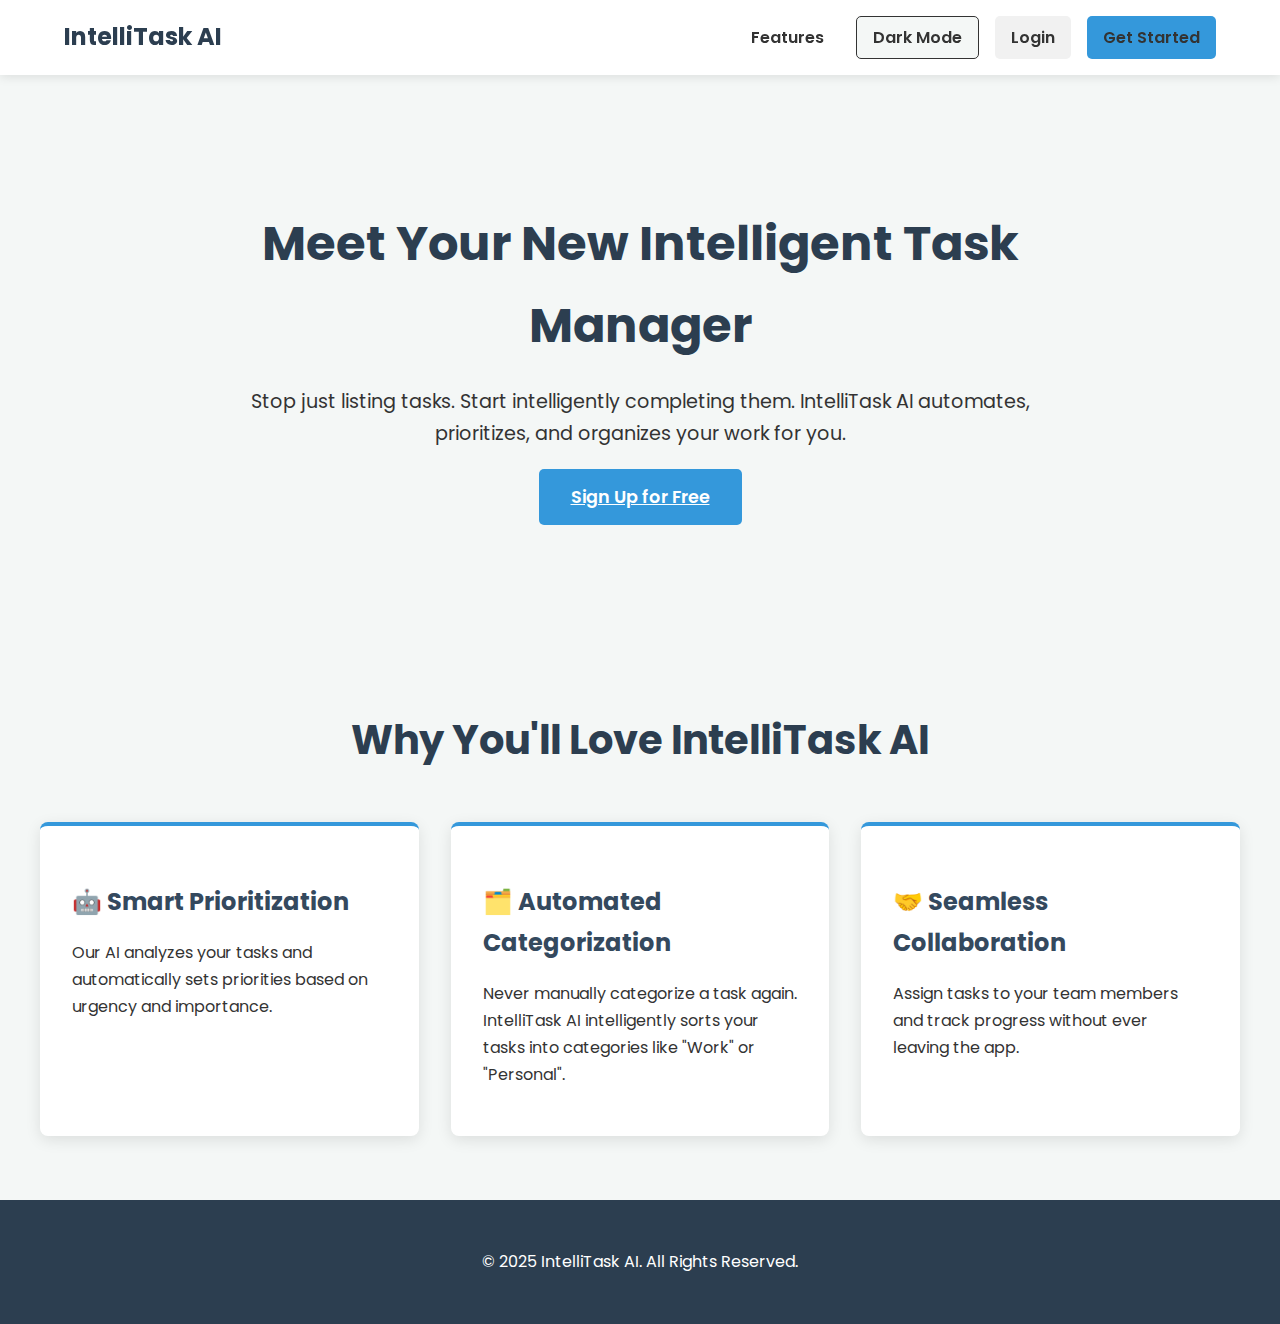
<file: ai_powerd_task_assistance/src/main/resources/static/index.html>
<!DOCTYPE html>
<html lang="en">
<head>
    <meta charset="UTF-8">
    <meta name="viewport" content="width=device-width, initial-scale=1.0">
    <title>IntelliTask AI - Smart Task Management</title>
    <link rel="stylesheet" href="landing.css">
    <link rel="icon" type="image/png" href="favicon.png">
    <link href="https://fonts.googleapis.com/css2?family=Poppins:wght@400;600;700&display=swap" rel="stylesheet">
</head>
<body>

    <header class="main-header">
        <nav class="navbar">
    <div class="logo">IntelliTask AI</div>
    <div class="nav-links">
        <a href="#features">Features</a>
        <button id="theme-switcher-landing" class="btn">Dark Mode</button>
        <a href="login.html" class="btn btn-secondary">Login</a>
        <a href="signup.html" class="btn btn-primary">Get Started</a>
    </div>
</nav>
    </header>

    <section class="hero">
        <div class="hero-content">
            <h1>Meet Your New Intelligent Task Manager</h1>
            <p>Stop just listing tasks. Start intelligently completing them. IntelliTask AI automates, prioritizes, and organizes your work for you.</p>
            <a href="signup.html" class="btn btn-primary btn-large">Sign Up for Free</a>
        </div>
    </section>

    <section id="features" class="features">
        <h2>Why You'll Love IntelliTask AI</h2>
        <div class="features-grid">
            <div class="feature-card">
                <h3>🤖 Smart Prioritization</h3>
                <p>Our AI analyzes your tasks and automatically sets priorities based on urgency and importance.</p>
            </div>
            <div class="feature-card">
                <h3>🗂️ Automated Categorization</h3>
                <p>Never manually categorize a task again. IntelliTask AI intelligently sorts your tasks into categories like "Work" or "Personal".</p>
            </div>
            <div class="feature-card">
                <h3>🤝 Seamless Collaboration</h3>
                <p>Assign tasks to your team members and track progress without ever leaving the app.</p>
            </div>
        </div>
    </section>
    
    <footer class="main-footer">
        <p>&copy; 2025 IntelliTask AI. All Rights Reserved.</p>
    </footer>

<script src="landing.js"></script>
</body>
</html>
</file>
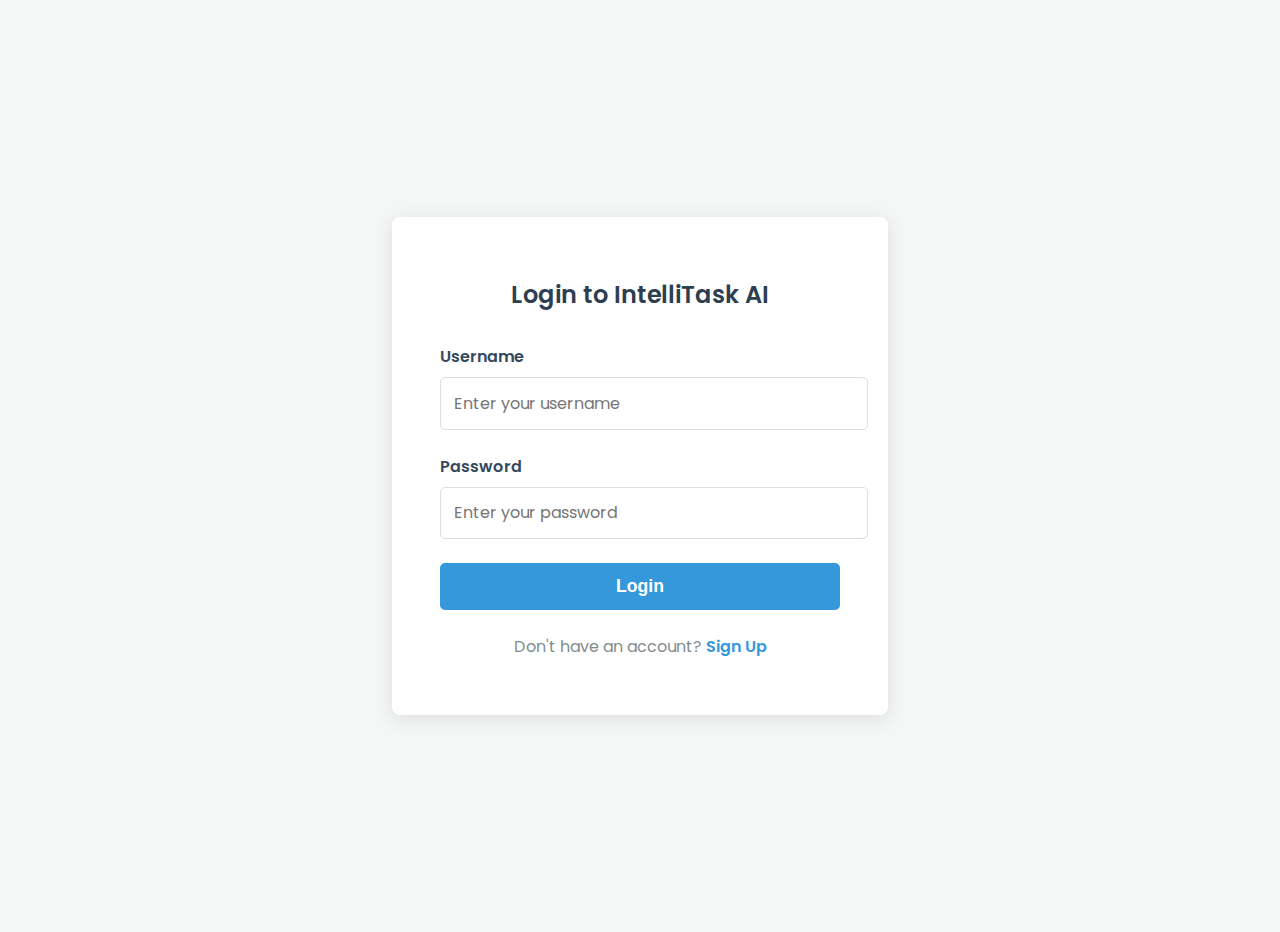
<file: ai_powerd_task_assistance/src/main/resources/static/admin.html>
<!DOCTYPE html>
<html lang="en">
<head>
    <meta charset="UTF-8">
    <meta name="viewport" content="width=device-width, initial-scale=1.0">
    <title>Admin Dashboard - IntelliTask AI</title>
    <link rel="stylesheet" href="admin.css">
    <link rel="icon" type="image/png" href="favicon.png">
    <link href="https://fonts.googleapis.com/css2?family=Poppins:wght@400;600&display=swap" rel="stylesheet">
</head>
<body>
    <div class="dashboard-container">
        <header class="dashboard-header">
    <h1>Admin Dashboard</h1>
    <div>
        <a href="index.html" class="btn">Home</a>
        <button id="logout-button" class="btn btn-danger">Logout</button>
    </div>
</header>

        <main>
            <section class="dashboard-section">
                <h2>User Management</h2>
                <div class="table-container">
                    <table id="users-table">
                        <thead>
                            <tr>
                                <th>ID</th>
                                <th>Username</th>
                                <th>Email</th>
                                <th>Actions</th>
                            </tr>
                        </thead>
                        <tbody id="users-table-body">
                            </tbody>
                    </table>
                </div>
            </section>

            <section class="dashboard-section">
                <h2>All System Tasks</h2>
                <div class="table-container">
                    <table id="tasks-table">
                        <thead>
                            <tr>
                                <th>ID</th>
                                <th>Title</th>
                                <th>Status</th>
                                <th>Actions</th>
                            </tr>
                        </thead>
                        <tbody id="tasks-table-body">
                            </tbody>
                    </table>
                </div>
            </section>
        </main>
    </div>

    <script src="admin.js"></script>
</body>
</html>
</file>
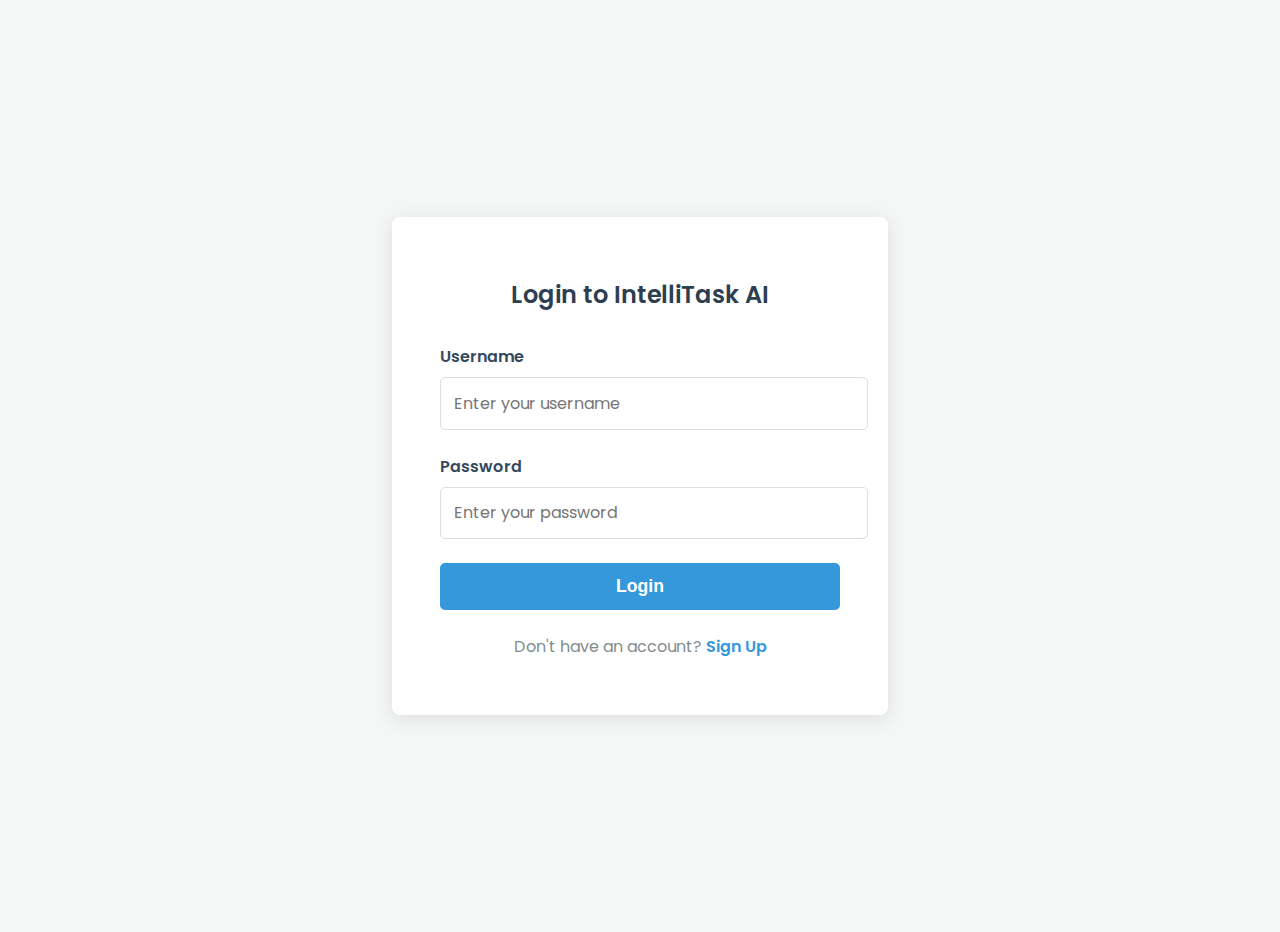
<file: ai_powerd_task_assistance/src/main/resources/static/dashboard.html>
<!DOCTYPE html>
<html lang="en">

<head>
	<meta charset="UTF-8">
	<meta name="viewport" content="width=device-width, initial-scale=1.0">
	<title>IntelliTask AI</title>
	<link rel="stylesheet" href="style.css">
	<link rel="preconnect" href="https://fonts.googleapis.com">
	<link rel="preconnect" href="https://fonts.gstatic.com" crossorigin>
	<link href="https://fonts.googleapis.com/css2?family=Poppins:wght@300;400;600;700&display=swap" rel="stylesheet">
	<link rel="stylesheet" type="text/css" href="style.css">
</head>

<body>

	<div class="container">
		<header>
    <h1>IntelliTask AI</h1>
    <p>Your intelligent assistant for task management</p>
    <div>
        <a href="index.html" class="btn">Home</a>
        <button id="theme-switcher" class="btn">Toggle Dark Mode</button>
        <button id="logout-button" class="btn btn-danger">Logout</button>
    </div>
</header>

		<main>
			<section class="task-form-container">
				<h2>Add a New Task</h2>
				<form id="new-task-form">
    <input type="text" id="new-task-title" placeholder="Task Title (e.g., 'Urgent: Deploy new feature')" required>
    <textarea id="new-task-description" placeholder="Task Description"></textarea>
    
    <div class="form-group">
        <label for="task-assignee">Assign To:</label>
        <select id="task-assignee" required>
            <option value="">Select a user...</option>
        </select>
    </div>

    <button type="submit" class="btn btn-primary">Add Task</button>
</form>
			</section>

			<section class="task-list-container">
				<h2>My Tasks</h2>
				<div id="task-list">
					<div class="task-item">
						<div class="task-content">
							<h3>Finalize project proposal</h3>
							<p>Review the feedback from the team and update the final draft for the AI integration.</p>
						</div>
						<div class="task-details">
							<span class="priority high">High</span>
							<div class="task-actions">
								<button class="btn btn-secondary">Complete</button>
								<button class="btn btn-danger">Delete</button>
							</div>
						</div>
					</div>

					<div class="task-item">
						<div class="task-content">
							<h3>Schedule important team meeting</h3>
							<p>Organize a meeting to discuss Q3 goals.</p>
						</div>
						<div class="task-details">
							<span class="priority medium">Medium</span>
							<div class="task-actions">
								<button class="btn btn-secondary">Complete</button>
								<button class="btn btn-danger">Delete</button>
							</div>
						</div>
					</div>

					<div class="task-item">
						<div class="task-content">
							<h3>Organize project files</h3>
							<p>Clean up the shared drive for better access.</p>
						</div>
						<div class="task-details">
							<span class="priority low">Low</span>
							<div class="task-actions">
								<button class="btn btn-secondary">Complete</button>
								<button class="btn btn-danger">Delete</button>
							</div>
						</div>
					</div>
				</div>
			</section>
		</main>
		<div id="edit-modal" class="modal">
			<div class="modal-content">
				<span class="close-button">&times;</span>
				<h2>Edit Task</h2>
				<form id="edit-task-form">
					<input type="hidden" id="edit-task-id">
					<input type="text" id="edit-task-title" required>
					<textarea id="edit-task-description"></textarea>
					<button type="submit" class="btn btn-primary">Save Changes</button>
				</form>
			</div>
		</div>
	</div>

	<script src="script.js"></script>
</body>

</html>
</file>
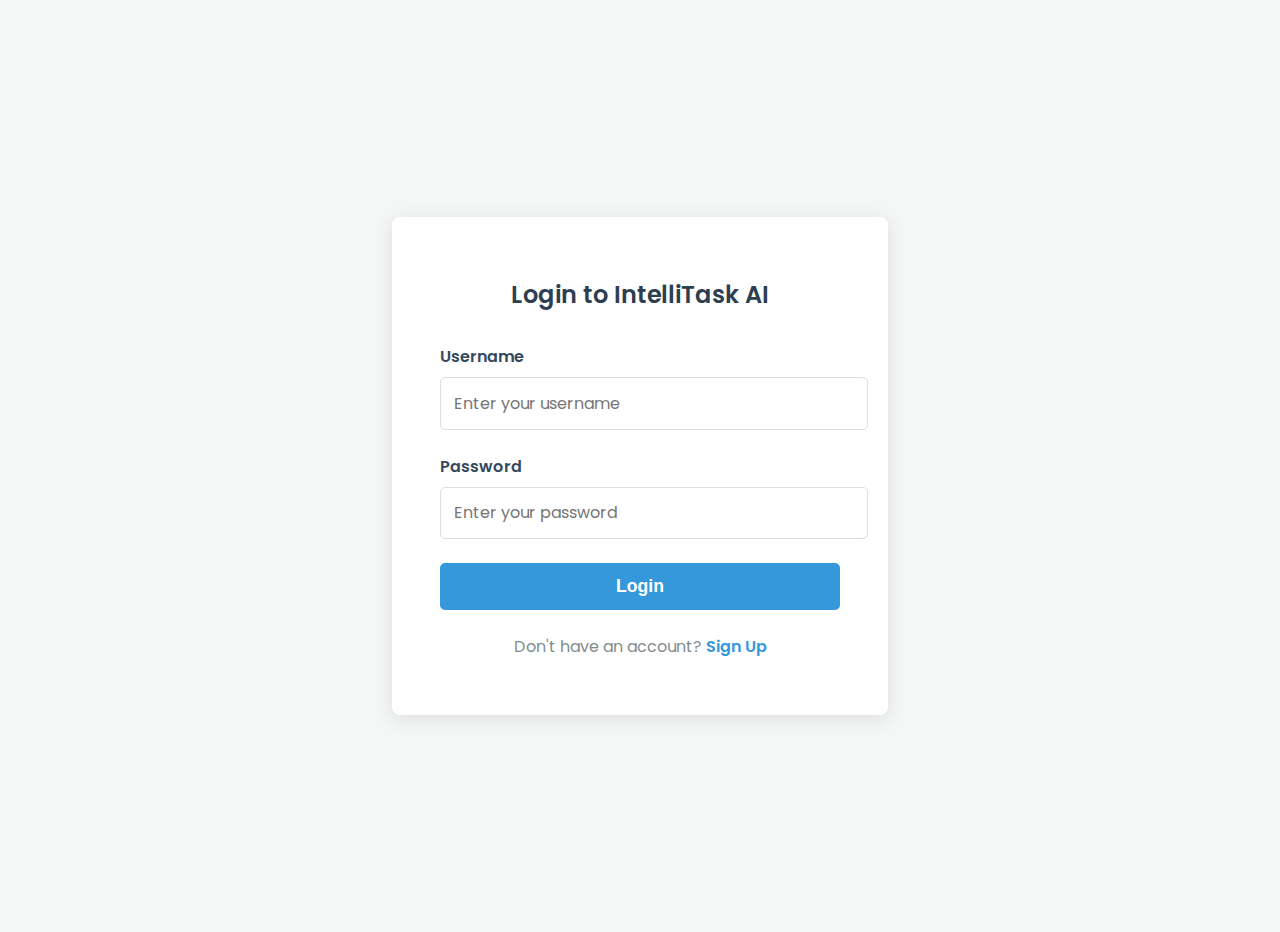
<file: ai_powerd_task_assistance/src/main/resources/static/login.html>
<!DOCTYPE html>
<html lang="en">
<head>
    <meta charset="UTF-8">
    <meta name="viewport" content="width=device-width, initial-scale=1.0">
    <title>Login - IntelliTask AI</title>
    <link rel="stylesheet" href="auth.css">
    <link rel="preconnect" href="https://fonts.googleapis.com">
    <link rel="preconnect" href="https://fonts.gstatic.com" crossorigin>
    <link href="https://fonts.googleapis.com/css2?family=Poppins:wght@400;600&display=swap" rel="stylesheet">
</head>
<body>
    <div class="auth-container">
        <form id="login-form">
            <h2>Login to IntelliTask AI</h2>
            <div class="form-group">
                <label for="username">Username</label>
                <input type="text" id="username" placeholder="Enter your username" required>
            </div>
            <div class="form-group">
                <label for="password">Password</label>
                <input type="password" id="password" placeholder="Enter your password" required>
            </div>
            <button type="submit" class="btn">Login</button>
            <p class="form-footer">
                Don't have an account? <a href="signup.html">Sign Up</a>
            </p>
        </form>
    </div>
    <script src="auth.js"></script>
</body>
</html>
</file>
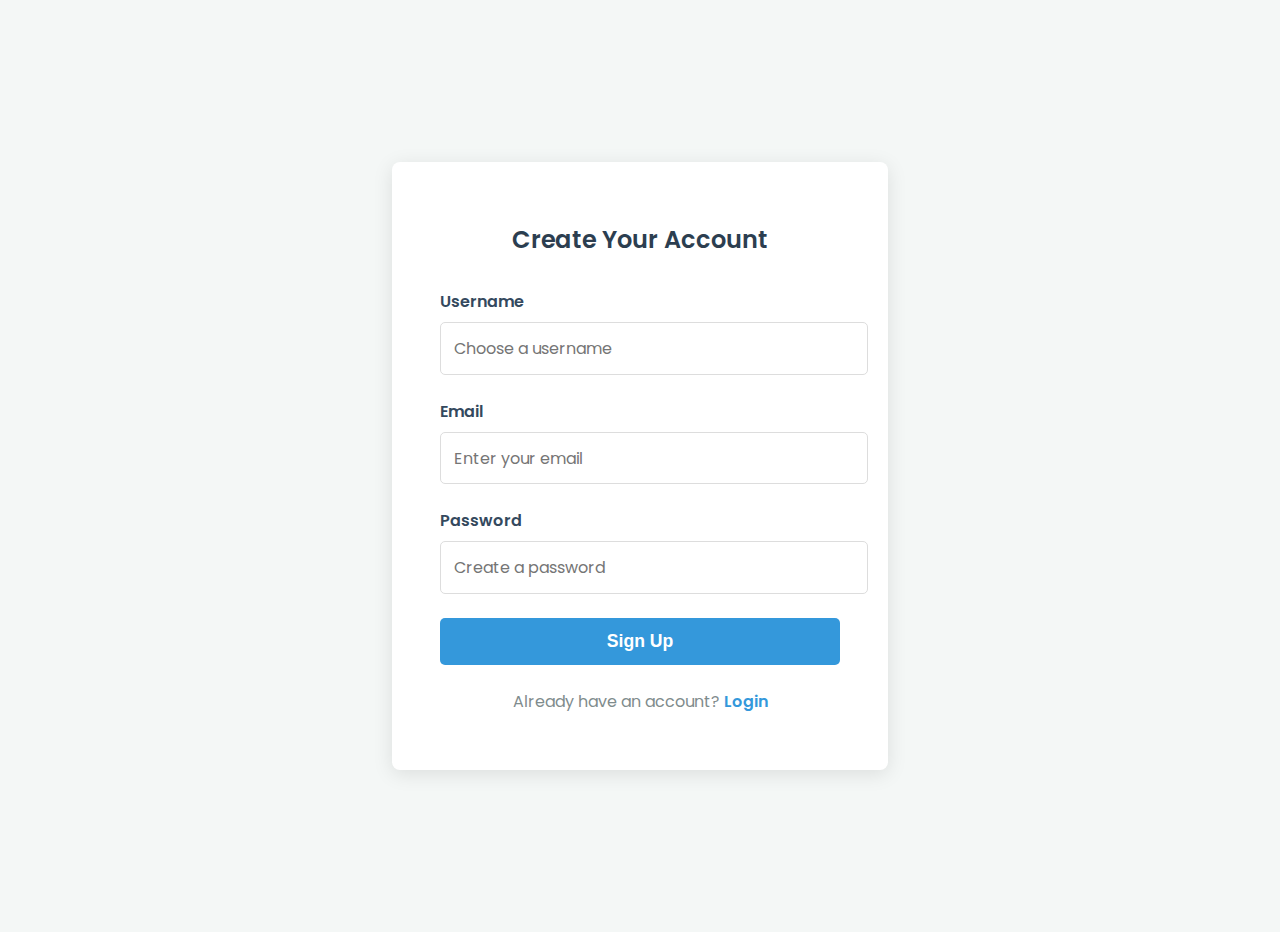
<file: ai_powerd_task_assistance/src/main/resources/static/signup.html>
<!DOCTYPE html>
<html lang="en">
<head>
    <meta charset="UTF-8">
    <meta name="viewport" content="width=device-width, initial-scale=1.0">
    <title>Sign Up - IntelliTask AI</title>
    <link rel="stylesheet" href="auth.css">
    <link rel="preconnect" href="https://fonts.googleapis.com">
    <link rel="preconnect" href="https://fonts.gstatic.com" crossorigin>
    <link href="https://fonts.googleapis.com/css2?family=Poppins:wght@400;600&display=swap" rel="stylesheet">
</head>
<body>
    <div class="auth-container">
        <form id="signup-form">
            <h2>Create Your Account</h2>
            <div class="form-group">
                <label for="username">Username</label>
                <input type="text" id="username" placeholder="Choose a username" required>
            </div>
            <div class="form-group">
                <label for="email">Email</label>
                <input type="email" id="email" placeholder="Enter your email" required>
            </div>
            <div class="form-group">
                <label for="password">Password</label>
                <input type="password" id="password" placeholder="Create a password" required>
            </div>
            <button type="submit" class="btn">Sign Up</button>
            <p class="form-footer">
                Already have an account? <a href="login.html">Login</a>
            </p>
        </form>
    </div>
    <script src="auth.js"></script>
</body>
</html>
</file>
<file: ai_powerd_task_assistance/src/main/resources/static/landing.css>
/* General Body & Font Styling */
body {
    font-family: 'Poppins', sans-serif;
    margin: 0;
    color: #333;
    line-height: 1.7;
}

h1, h2, h3 {
    font-weight: 700;
}

/* Header & Navigation */
.main-header {
    background: #fff;
    padding: 1rem 5%;
    box-shadow: 0 2px 10px rgba(0,0,0,0.1);
    position: sticky;
    top: 0;
    z-index: 100;
}

.navbar {
    display: flex;
    justify-content: space-between;
    align-items: center;
    max-width: 1200px;
    margin: 0 auto;
}

.logo {
    font-size: 1.5rem;
    font-weight: 700;
    color: #2c3e50;
}

.nav-links {
    display: flex;
    align-items: center;
    gap: 1rem;
}

.nav-links a {
    text-decoration: none;
    color: #555;
    font-weight: 600;
    padding: 0.5rem 1rem;
}

/* Button Styles */
.btn {
    border-radius: 5px;
    font-weight: 600;
    transition: transform 0.2s;
}
.btn:hover {
    transform: translateY(-2px);
}
.btn-primary {
    background: #3498db;
    color: #fff;
}
.btn-secondary {
    background: #f1f1f1;
    color: #333;
}
.btn-large {
    padding: 1rem 2rem;
    font-size: 1.1rem;
}

/* Hero Section */
.hero {
    background: #f4f7f6;
    text-align: center;
    padding: 6rem 1rem;
}

.hero-content {
    max-width: 800px;
    margin: 0 auto;
}

.hero h1 {
    font-size: 3rem;
    color: #2c3e50;
    margin-bottom: 1rem;
}

.hero p {
    font-size: 1.2rem;
    color: #555;
    margin-bottom: 2rem;
}

/* Features Section */
.features {
    padding: 4rem 1rem;
    max-width: 1200px;
    margin: 0 auto;
    text-align: center;
}

.features h2 {
    font-size: 2.5rem;
    margin-bottom: 3rem;
    color: #2c3e50;
}

.features-grid {
    display: grid;
    grid-template-columns: repeat(auto-fit, minmax(300px, 1fr));
    gap: 2rem;
    text-align: left;
}

.feature-card {
    background: #fff;
    padding: 2rem;
    border-radius: 8px;
    box-shadow: 0 4px 15px rgba(0, 0, 0, 0.07);
    border-top: 4px solid #3498db;
}

.feature-card h3 {
    font-size: 1.5rem;
    margin-bottom: 1rem;
    color: #34495e;
}

/* Footer */
.main-footer {
    text-align: center;
    padding: 2rem;
    background: #2c3e50;
    color: #fff;
}

/* Responsive Design */
@media (max-width: 768px) {
    .navbar {
        flex-direction: column;
        gap: 1rem;
    }
    .hero h1 {
        font-size: 2.2rem;
    }
}
/* Define Color Variables */
:root {
    --bg-color: #f4f7f6;
    --text-color: #333;
    --header-bg: #ffffff;
    --header-text: #2c3e50;
    --feature-card-bg: #ffffff;
    --shadow-color: rgba(0, 0, 0, 0.1);
}

body.dark-mode {
    --bg-color: #1a1a2e;
    --text-color: #e0e0e0;
    --header-bg: #16213e;
    --header-text: #ffffff;
    --feature-card-bg: #16213e;
    --shadow-color: rgba(0, 0, 0, 0.2);
}

/* General Body & Font Styling */
body {
    font-family: 'Poppins', sans-serif;
    margin: 0;
    background-color: var(--bg-color);
    color: var(--text-color);
    line-height: 1.7;
    transition: background-color 0.3s, color 0.3s;
}

h1, h2, h3 {
    font-weight: 700;
}

/* Header & Navigation */
.main-header {
    background: var(--header-bg);
    padding: 1rem 5%;
    box-shadow: 0 2px 10px var(--shadow-color);
    position: sticky;
    top: 0;
    z-index: 100;
}

.navbar {
    display: flex;
    justify-content: space-between;
    align-items: center;
    max-width: 1200px;
    margin: 0 auto;
}

.logo {
    font-size: 1.5rem;
    font-weight: 700;
    color: var(--header-text);
}

.nav-links {
    display: flex;
    align-items: center;
    gap: 1rem;
}

.nav-links a, .nav-links button {
    text-decoration: none;
    color: var(--text-color);
    font-weight: 600;
    padding: 0.5rem 1rem;
    font-family: 'Poppins', sans-serif;
    font-size: 1rem;
}

/* Button Styles */
.btn {
    border-radius: 5px;
    font-weight: 600;
    transition: transform 0.2s;
    border: none;
    cursor: pointer;
}
.btn:hover {
    transform: translateY(-2px);
}
.btn-primary { background: #3498db; color: #fff; }
.btn-secondary { background: #f1f1f1; color: #333; }
.btn-large { padding: 1rem 2rem; font-size: 1.1rem; }

#theme-switcher-landing {
    background-color: var(--bg-color);
    border: 1px solid var(--text-color);
    color: var(--text-color);
}


/* Hero Section */
.hero {
    background: var(--bg-color);
    text-align: center;
    padding: 6rem 1rem;
}

.hero-content {
    max-width: 800px;
    margin: 0 auto;
}

.hero h1 {
    font-size: 3rem;
    color: var(--header-text);
    margin-bottom: 1rem;
}

.hero p {
    font-size: 1.2rem;
    color: var(--text-color);
    margin-bottom: 2rem;
}

/* Features Section */
.features {
    padding: 4rem 1rem;
    max-width: 1200px;
    margin: 0 auto;
    text-align: center;
}

.features h2 {
    font-size: 2.5rem;
    margin-bottom: 3rem;
    color: var(--header-text);
}

.features-grid {
    display: grid;
    grid-template-columns: repeat(auto-fit, minmax(300px, 1fr));
    gap: 2rem;
    text-align: left;
}

.feature-card {
    background: var(--feature-card-bg);
    padding: 2rem;
    border-radius: 8px;
    box-shadow: 0 4px 15px var(--shadow-color);
    border-top: 4px solid #3498db;
}

.feature-card h3 {
    font-size: 1.5rem;
    margin-bottom: 1rem;
}

/* Footer */
.main-footer {
    text-align: center;
    padding: 2rem;
    background: #2c3e50;
    color: #fff;
}

/* In landing.css */

body.dark-mode {
    --bg-color: #1a1a2e;
    --text-color: #e0e0e0;
    --header-bg: #16213e;
    --header-text: #ffffff;
    --feature-card-bg: #16213e;
    --shadow-color: rgba(0, 0, 0, 0.2);

    /* Add this new rule for the secondary button in dark mode */
    --btn-secondary-bg: #2a2a4e;
    --btn-secondary-text: #e0e0e0;
}

/* Also, update the .btn-secondary rule to use the new variables */
.btn-secondary { 
    background: var(--btn-secondary-bg, #f1f1f1); 
    color: var(--btn-secondary-text, #333); 
}

/* landing.css (Responsive Update) */
:root {
    --bg-color: #f4f7f6;
    --text-color: #333;
    --header-bg: #ffffff;
    --header-text: #2c3e50;
    --feature-card-bg: #ffffff;
    --shadow-color: rgba(0, 0, 0, 0.1);
}
body.dark-mode {
    --bg-color: #1a1a2e;
    --text-color: #e0e0e0;
    --header-bg: #16213e;
    --header-text: #ffffff;
    --feature-card-bg: #16213e;
    --shadow-color: rgba(0, 0, 0, 0.2);
    --btn-secondary-bg: #2a2a4e;
    --btn-secondary-text: #e0e0e0;
}
body {
    font-family: 'Poppins', sans-serif;
    margin: 0;
    background-color: var(--bg-color);
    color: var(--text-color);
    line-height: 1.7;
    transition: background-color 0.3s, color 0.3s;
}
.main-header {
    background: var(--header-bg);
    padding: 1rem 5%;
    box-shadow: 0 2px 10px var(--shadow-color);
    position: sticky;
    top: 0;
    z-index: 100;
}
.navbar {
    display: flex;
    justify-content: space-between;
    align-items: center;
    max-width: 1200px;
    margin: 0 auto;
}
.logo {
    font-size: 1.5rem;
    font-weight: 700;
    color: var(--header-text);
}
.nav-links {
    display: flex;
    align-items: center;
    gap: 1rem;
}
.nav-links a, .nav-links button {
    text-decoration: none;
    color: var(--text-color);
    font-weight: 600;
    padding: 0.5rem 1rem;
    font-family: 'Poppins', sans-serif;
    font-size: 1rem;
}
.btn {
    border-radius: 5px;
    font-weight: 600;
    transition: transform 0.2s;
    border: none;
    cursor: pointer;
}
.btn-primary { background: #3498db; color: #fff; }
.btn-secondary { background: var(--btn-secondary-bg, #f1f1f1); color: var(--btn-secondary-text, #333); }
.btn-large { padding: 1rem 2rem; font-size: 1.1rem; }
#theme-switcher-landing {
    background-color: var(--bg-color);
    border: 1px solid var(--text-color);
    color: var(--text-color);
}
.hero {
    background: var(--bg-color);
    text-align: center;
    padding: 6rem 1rem;
}
.hero-content {
    max-width: 800px;
    margin: 0 auto;
}
.hero h1 {
    font-size: 3rem;
    color: var(--header-text);
    margin-bottom: 1rem;
}
.hero p {
    font-size: 1.2rem;
    color: var(--text-color);
    margin-bottom: 2rem;
}
.features {
    padding: 4rem 1rem;
    max-width: 1200px;
    margin: 0 auto;
    text-align: center;
}
.features h2 {
    font-size: 2.5rem;
    margin-bottom: 3rem;
    color: var(--header-text);
}
.features-grid {
    display: grid;
    grid-template-columns: repeat(auto-fit, minmax(300px, 1fr));
    gap: 2rem;
    text-align: left;
}
.feature-card {
    background: var(--feature-card-bg);
    padding: 2rem;
    border-radius: 8px;
    box-shadow: 0 4px 15px var(--shadow-color);
    border-top: 4px solid #3498db;
}
.feature-card h3 {
    font-size: 1.5rem;
    margin-bottom: 1rem;
}
.main-footer {
    text-align: center;
    padding: 2rem;
    background: #2c3e50;
    color: #fff;
}
@media (max-width: 768px) {
    .navbar {
        flex-direction: column;
        gap: 1rem;
    }
    .nav-links {
        flex-wrap: wrap;
        justify-content: center;
    }
    .hero h1 {
        font-size: 2.2rem;
    }
}
</file>
<file: ai_powerd_task_assistance/src/main/resources/static/admin.css>
body {
    font-family: 'Poppins', sans-serif;
    background-color: #f4f7f6;
    margin: 0;
    color: #333;
}

.dashboard-container {
    max-width: 1200px;
    margin: 2rem auto;
    padding: 2rem;
}

.dashboard-header {
    display: flex;
    justify-content: space-between;
    align-items: center;
    margin-bottom: 2rem;
    border-bottom: 2px solid #e0e0e0;
    padding-bottom: 1rem;
}

.dashboard-header h1 {
    margin: 0;
}

.dashboard-section {
    background: #fff;
    padding: 2rem;
    border-radius: 8px;
    box-shadow: 0 4px 15px rgba(0, 0, 0, 0.07);
    margin-bottom: 2rem;
}

.table-container {
    overflow-x: auto;
}

table {
    width: 100%;
    border-collapse: collapse;
    margin-top: 1rem;
}

table th, table td {
    padding: 12px 15px;
    border: 1px solid #ddd;
    text-align: left;
}

table th {
    background-color: #f8f8f8;
    font-weight: 600;
}

.btn {
    padding: 0.5rem 1rem;
    border: none;
    border-radius: 5px;
    color: #fff;
    cursor: pointer;
    transition: background-color 0.3s ease;
}

.btn-danger {
    background-color: #e74c3c;
}

.btn-danger:hover {
    background-color: #c0392b;
}

/* Style for the home button link */
a.btn {
    background-color: #7f8c8d;
    text-decoration: none;
    line-height: 1.5; /* Aligns text vertically */
    color: #fff;
    padding: 0.5rem 1rem;
    border-radius: 5px;
}

a.btn:hover {
    background-color: #6c7a7b;
}
/* admin.css (Responsive Update) */
body {
    font-family: 'Poppins', sans-serif;
    background-color: #f4f7f6;
    margin: 0;
    color: #333;
}
.dashboard-container {
    max-width: 1200px;
    margin: 2rem auto;
    padding: 1rem;
}
.dashboard-header {
    display: flex;
    justify-content: space-between;
    align-items: center;
    margin-bottom: 2rem;
    border-bottom: 2px solid #e0e0e0;
    padding-bottom: 1rem;
}
.dashboard-header h1 {
    margin: 0;
}
.dashboard-header div {
    display: flex;
    gap: 1rem;
}
.dashboard-section {
    background: #fff;
    padding: 2rem;
    border-radius: 8px;
    box-shadow: 0 4px 15px rgba(0, 0, 0, 0.07);
    margin-bottom: 2rem;
}
.table-container {
    overflow-x: auto;
}
table {
    width: 100%;
    border-collapse: collapse;
    margin-top: 1rem;
}
table th, table td {
    padding: 12px 15px;
    border: 1px solid #ddd;
    text-align: left;
    white-space: nowrap;
}
table th {
    background-color: #f8f8f8;
    font-weight: 600;
}
.btn {
    padding: 0.5rem 1rem;
    border: none;
    border-radius: 5px;
    color: #fff;
    cursor: pointer;
    transition: background-color 0.3s ease;
}
a.btn {
    background-color: #7f8c8d;
    text-decoration: none;
    line-height: 1.5;
}
.btn-danger {
    background-color: #e74c3c;
}
@media (max-width: 768px) {
    .dashboard-header {
        flex-direction: column;
        gap: 1rem;
        align-items: flex-start;
    }
    .dashboard-section {
        padding: 1rem;
    }
}
</file>
<file: ai_powerd_task_assistance/src/main/resources/static/style.css>
* {
	margin: 0;
	padding: 0;
	box-sizing: border-box;
}

body {
	font-family: 'Poppins', sans-serif;
	background-color: #f4f7f6;
	color: #333;
	line-height: 1.6;
}

.container {
	max-width: 900px;
	margin: 2rem auto;
	padding: 1rem 2rem;
}

/* Header Styling */
header {
	text-align: center;
	margin-bottom: 2rem;
}

/* In style.css, replace the existing header div style */
header div {
    margin-top: 1rem;
    display: flex;
    justify-content: center;
    align-items: center; /* Add this for vertical alignment */
    gap: 1rem;
}

header h1 {
	font-size: 2.5rem;
	font-weight: 700;
	color: #2c3e50;
}


header p {
	font-size: 1.1rem;
	color: #7f8c8d;
}


/* Form Styling */
.task-form-container,
.task-list-container {
	background: #ffffff;
	padding: 2rem;
	border-radius: 8px;
	box-shadow: 0 4px 15px rgba(0, 0, 0, 0.07);
	margin-bottom: 2rem;
}

h2 {
	font-weight: 600;
	margin-bottom: 1.5rem;
	color: #34495e;
	border-bottom: 2px solid #ecf0f1;
	padding-bottom: 0.5rem;
}

#new-task-form input,
#new-task-form textarea {
	width: 100%;
	padding: 0.8rem;
	margin-bottom: 1rem;
	border: 1px solid #ddd;
	border-radius: 5px;
	font-family: 'Poppins', sans-serif;
	font-size: 1rem;
}

#new-task-form input:focus,
#new-task-form textarea:focus {
	outline: none;
	border-color: #3498db;
}

/* In style.css, find the #new-task-form button style or add this */
#new-task-form .btn-primary {
    width: 100%; /* Make the button full-width */
    margin-top: 0.5rem; /* Add some space above the button */
}

/* Button Styling */
.btn {
	padding: 0.7rem 1.5rem;
	border: none;
	border-radius: 5px;
	color: #fff;
	font-size: 1rem;
	font-weight: 600;
	cursor: pointer;
	transition: background-color 0.3s ease;
}

.btn-primary {
	background-color: #3498db;
}

.btn-primary:hover {
	background-color: #2980b9;
}

.btn-secondary {
	background-color: #2ecc71;
}

.btn-secondary:hover {
	background-color: #27ae60;
}

.btn-danger {
	background-color: #e74c3c;
}

.btn-danger:hover {
	background-color: #c0392b;
}

/* Task Item Styling */
.task-item {
	display: flex;
	justify-content: space-between;
	align-items: center;
	padding: 1.5rem;
	border-bottom: 1px solid #ecf0f1;
}

.task-item:last-child {
	border-bottom: none;
}

.task-content h3 {
	font-size: 1.2rem;
	font-weight: 600;
	margin-bottom: 0.2rem;
}

.task-content p {
	color: #555;
	font-size: 0.95rem;
}

.task-details {
	display: flex;
	flex-direction: column;
	align-items: flex-end;
	gap: 0.75rem;
}

.task-actions {
	display: flex;
	gap: 0.5rem;
}

/* Priority Badge Styling */
.priority {
	display: inline-block;
	padding: 0.25rem 0.75rem;
	border-radius: 12px;
	color: #fff;
	font-size: 0.8rem;
	font-weight: 700;
	text-transform: uppercase;
}

.priority.high {
	background-color: #e74c3c;
}

/* Red */
.priority.medium {
	background-color: #f39c12;
}

/* Orange */
.priority.low {
	background-color: #3498db;
}

/* Blue */


/* Responsive Design */
@media (max-width: 768px) {
	.container {
		padding: 1rem;
	}

	.task-item {
		flex-direction: column;
		align-items: flex-start;
		gap: 1rem;
	}

	.task-details {
		width: 100%;
		flex-direction: row;
		justify-content: space-between;
		align-items: center;
	}

	header h1 {
		font-size: 2rem;
	}
}

/* Add this to the end of your style.css file */

/* Completed Task Styling */
.task-item.completed h3 {
	text-decoration: line-through;
	color: #95a5a6;
}

/* Modal Styling */
.modal {
	display: none;
	/* Hidden by default */
	position: fixed;
	z-index: 1000;
	left: 0;
	top: 0;
	width: 100%;
	height: 100%;
	overflow: auto;
	background-color: rgba(0, 0, 0, 0.5);
}

.modal-content {
	background-color: #fefefe;
	margin: 15% auto;
	padding: 2rem;
	border-radius: 8px;
	width: 80%;
	max-width: 500px;
	position: relative;
	box-shadow: 0 5px 20px rgba(0, 0, 0, 0.3);
}

.close-button {
	color: #aaa;
	float: right;
	font-size: 28px;
	font-weight: bold;
	cursor: pointer;
}

.close-button:hover,
.close-button:focus {
	color: #000;
}

#edit-task-form input,
#edit-task-form textarea {
	width: 100%;
	padding: 0.8rem;
	margin-bottom: 1rem;
	border: 1px solid #ddd;
	border-radius: 5px;
	font-family: 'Poppins', sans-serif;
	font-size: 1rem;
}

/* Add this to the end of your style.css file */

/* Category Badge Styling */
.category {
	display: inline-block;
	padding: 0.25rem 0.75rem;
	border-radius: 12px;
	color: #fff;
	font-size: 0.8rem;
	font-weight: 700;
	text-transform: uppercase;
	margin-right: 0.5rem;
	/* Add some space between badges */
}

.category.work {
	background-color: #3498db;
}

/* Blue */
.category.personal {
	background-color: #2ecc71;
}

/* Green */
.category.health {
	background-color: #9b59b6;
}

/* Purple */
.category.general {
	background-color: #95a5a6;
}

/* Gray */

/* style.css (Complete Dark Mode Version) */

/* 1. Define Color Variables */
:root {
	--bg-color: #f4f7f6;
	--text-color: #333;
	--container-bg: #ffffff;
	--header-color: #2c3e50;
	--subheader-color: #7f8c8d;
	--section-header-color: #34495e;
	--border-color: #ecf0f1;
	--input-border: #ddd;
	--input-focus-border: #3498db;
	--shadow-color: rgba(0, 0, 0, 0.07);
}

body.dark-mode {
	--bg-color: #1a1a2e;
	--text-color: #e0e0e0;
	--container-bg: #16213e;
	--header-color: #ffffff;
	--subheader-color: #a7a7a7;
	--section-header-color: #e0e0e0;
	--border-color: #2a2a4e;
	--input-border: #444;
	--input-focus-border: #e94560;
	--shadow-color: rgba(0, 0, 0, 0.2);
}

/* 2. Apply Variables to General Styling */
* {
	margin: 0;
	padding: 0;
	box-sizing: border-box;
}

body {
	font-family: 'Poppins', sans-serif;
	background-color: var(--bg-color);
	color: var(--text-color);
	line-height: 1.6;
	transition: background-color 0.3s, color 0.3s;
}

.container {
	max-width: 900px;
	margin: 2rem auto;
	padding: 1rem 2rem;
}

/* Header Styling */
header {
	text-align: center;
	margin-bottom: 2rem;
}

header h1 {
	font-size: 2.5rem;
	font-weight: 700;
	color: var(--header-color);
}

header p {
	font-size: 1.1rem;
	color: var(--subheader-color);
}

#theme-switcher {
	margin-top: 1rem;
	background-color: var(--header-color);
	color: var(--bg-color);
	border: 2px solid var(--header-color);
}

/* Form & Section Styling */
.task-form-container,
.task-list-container,
.modal-content {
	background: var(--container-bg);
	padding: 2rem;
	border-radius: 8px;
	box-shadow: 0 4px 15px var(--shadow-color);
	margin-bottom: 2rem;
	transition: background-color 0.3s;
}

h2 {
	font-weight: 600;
	margin-bottom: 1.5rem;
	color: var(--section-header-color);
	border-bottom: 2px solid var(--border-color);
	padding-bottom: 0.5rem;
}

#new-task-form input,
#new-task-form textarea,
#edit-task-form input,
#edit-task-form textarea {
	width: 100%;
	padding: 0.8rem;
	margin-bottom: 1rem;
	border: 1px solid var(--input-border);
	border-radius: 5px;
	font-family: 'Poppins', sans-serif;
	font-size: 1rem;
	background-color: var(--bg-color);
	color: var(--text-color);
}

#new-task-form input:focus,
#new-task-form textarea:focus,
#edit-task-form input:focus,
#edit-task-form textarea:focus {
	outline: none;
	border-color: var(--input-focus-border);
}

/* Button Styling */
.btn {
	padding: 0.7rem 1.5rem;
	border: none;
	border-radius: 5px;
	color: #fff;
	font-size: 1rem;
	font-weight: 600;
	cursor: pointer;
	transition: background-color 0.3s ease;
}

.btn-primary {
	background-color: #3498db;
}

.btn-primary:hover {
	background-color: #2980b9;
}

.btn-secondary {
	background-color: #2ecc71;
}

.btn-secondary:hover {
	background-color: #27ae60;
}

.btn-danger {
	background-color: #e74c3c;
}

.btn-danger:hover {
	background-color: #c0392b;
}

/* Task Item Styling */
.task-item {
	display: flex;
	justify-content: space-between;
	align-items: center;
	padding: 1.5rem;
	border-bottom: 1px solid var(--border-color);
}

.task-item:last-child {
	border-bottom: none;
}

.task-item.completed h3 {
	text-decoration: line-through;
	color: var(--subheader-color);
}

/* Priority and Category Badges (No color changes needed) */
.priority,
.category {
	display: inline-block;
	padding: 0.25rem 0.75rem;
	border-radius: 12px;
	color: #fff;
	font-size: 0.8rem;
	font-weight: 700;
	text-transform: uppercase;
}

.category {
	margin-right: 0.5rem;
}

.priority.high {
	background-color: #e74c3c;
}

.priority.medium {
	background-color: #f39c12;
}

.priority.low {
	background-color: #3498db;
}

.category.work {
	background-color: #3498db;
}

.category.personal {
	background-color: #2ecc71;
}

.category.health {
	background-color: #9b59b6;
}

.category.general {
	background-color: #95a5a6;
}

/* Modal Styling */
.modal {
	display: none;
	position: fixed;
	z-index: 1000;
	left: 0;
	top: 0;
	width: 100%;
	height: 100%;
	overflow: auto;
	background-color: rgba(0, 0, 0, 0.7);
}

.modal-content {
	margin: 15% auto;
	width: 80%;
	max-width: 500px;
	position: relative;
}

.close-button {
	color: var(--subheader-color);
	float: right;
	font-size: 28px;
	font-weight: bold;
	cursor: pointer;
}

.close-button:hover,
.close-button:focus {
	color: var(--text-color);
}

/* Responsive Design */
@media (max-width: 768px) {
	.container {
		padding: 1rem;
	}

	.task-item {
		flex-direction: column;
		align-items: flex-start;
		gap: 1rem;
	}

	.task-details {
		width: 100%;
		flex-direction: row;
		justify-content: space-between;
		align-items: center;
	}

	header h1 {
		font-size: 2rem;
	}
}

/* Add this to the end of your style.css file */

/* Improved styling for form groups */
.form-group {
    text-align: left;
    margin-bottom: 1rem;
}

.form-group label {
    display: inline-block;
    margin-right: 1rem;
    font-weight: 600;
    color: var(--text-color);
    vertical-align: middle;
}

#new-task-form select {
    padding: 0.7rem;
    border-radius: 5px;
    border: 1px solid var(--input-border);
    background-color: var(--bg-color);
    color: var(--text-color);
    font-family: 'Poppins', sans-serif;
    font-size: 1rem;
    vertical-align: middle;
}

#new-task-form select:focus {
    outline: none;
    border-color: var(--input-focus-border);
}
header div {
    margin-top: 1rem;
    display: flex;
    justify-content: center;
    gap: 1rem;
}

.task-content .assignee {
    font-size: 0.85rem;
    color: var(--subheader-color);
    margin-top: 0.5rem;
}
/* Style for the home button link */
a.btn {
    background-color: #7f8c8d;
    text-decoration: none;
    padding: 0.7rem 1.5rem; /* Match other buttons */
    color: #fff;
    line-height: 1.2; /* Adjust for alignment */
    font-size: 1rem;
    font-weight: 600;
    border-radius: 5px;
}

a.btn:hover {
    background-color: #6c7a7b;
}

/* In style.css */

header div {
    margin-top: 1rem;
    display: flex;
    justify-content: center;
    align-items: center; /* This is the key for vertical alignment */
    gap: 1rem;
}

a.btn {
    background-color: #7f8c8d;
    text-decoration: none;
    padding: 0.7rem 1.5rem; /* Match other buttons */
    color: #fff;
    font-size: 1rem;
    font-weight: 600;
    border-radius: 5px;
}

a.btn:hover {
    background-color: #6c7a7b;
}
/* style.css (Responsive Update) */
:root {
    --bg-color: #f4f7f6;
    --text-color: #333;
    --container-bg: #ffffff;
    --header-color: #2c3e50;
    --subheader-color: #7f8c8d;
    --section-header-color: #34495e;
    --border-color: #ecf0f1;
    --input-border: #ddd;
    --input-focus-border: #3498db;
    --shadow-color: rgba(0, 0, 0, 0.07);
}
body.dark-mode {
    --bg-color: #1a1a2e;
    --text-color: #e0e0e0;
    --container-bg: #16213e;
    --header-color: #ffffff;
    --subheader-color: #a7a7a7;
    --section-header-color: #e0e0e0;
    --border-color: #2a2a4e;
    --input-border: #444;
    --input-focus-border: #e94560;
    --shadow-color: rgba(0, 0, 0, 0.2);
}
body {
    font-family: 'Poppins', sans-serif;
    background-color: var(--bg-color);
    color: var(--text-color);
    line-height: 1.6;
    transition: background-color 0.3s, color 0.3s;
}
.container {
    max-width: 900px;
    margin: 2rem auto;
    padding: 1rem 2rem;
}
header {
    text-align: center;
    margin-bottom: 2rem;
}
header h1 {
    font-size: 2.5rem;
    font-weight: 700;
    color: var(--header-color);
}
header p {
    font-size: 1.1rem;
    color: var(--subheader-color);
}
header div {
    margin-top: 1rem;
    display: flex;
    justify-content: center;
    align-items: center;
    gap: 1rem;
}
.task-form-container, .task-list-container, .modal-content {
    background: var(--container-bg);
    padding: 2rem;
    border-radius: 8px;
    box-shadow: 0 4px 15px var(--shadow-color);
    margin-bottom: 2rem;
}
h2 {
    font-weight: 600;
    margin-bottom: 1.5rem;
    color: var(--section-header-color);
    border-bottom: 2px solid var(--border-color);
    padding-bottom: 0.5rem;
}
#new-task-form input, #new-task-form textarea, #new-task-form select {
    width: 100%;
    padding: 0.8rem;
    margin-bottom: 1rem;
    border: 1px solid var(--input-border);
    border-radius: 5px;
    font-family: 'Poppins', sans-serif;
    font-size: 1rem;
    background-color: var(--bg-color);
    color: var(--text-color);
}
.btn {
    padding: 0.7rem 1.5rem;
    border: none;
    border-radius: 5px;
    color: #fff;
    font-size: 1rem;
    font-weight: 600;
    cursor: pointer;
    transition: background-color 0.3s ease;
}
a.btn {
    background-color: #7f8c8d;
    text-decoration: none;
}
.btn-primary { background-color: #3498db; }
.btn-secondary { background-color: #2ecc71; }
.btn-danger { background-color: #e74c3c; }
#new-task-form .btn-primary {
    width: 100%;
    margin-top: 0.5rem;
}
.task-item {
    display: flex;
    justify-content: space-between;
    align-items: center;
    padding: 1.5rem;
    border-bottom: 1px solid var(--border-color);
}
.task-item:last-child {
    border-bottom: none;
}
.task-item.completed h3 {
    text-decoration: line-through;
    color: var(--subheader-color);
}
.task-content h3 {
    font-size: 1.2rem;
    font-weight: 600;
    margin-bottom: 0.2rem;
}
.task-content p {
    font-size: 0.95rem;
}
.task-content .assignee {
    font-size: 0.85rem;
    color: var(--subheader-color);
    margin-top: 0.5rem;
}
.task-details {
    text-align: right;
}
.task-actions {
    display: flex;
    gap: 0.5rem;
    margin-top: 0.75rem;
    flex-wrap: wrap;
    justify-content: flex-end;
}
.priority, .category {
    display: inline-block;
    padding: 0.25rem 0.75rem;
    border-radius: 12px;
    color: #fff;
    font-size: 0.8rem;
    font-weight: 700;
    text-transform: uppercase;
}
.category { margin-right: 0.5rem; }
.priority.high { background-color: #e74c3c; }
.priority.medium { background-color: #f39c12; }
.priority.low { background-color: #3498db; }
.category.work { background-color: #3498db; }
.category.personal { background-color: #2ecc71; }
.category.health { background-color: #9b59b6; }
.category.general { background-color: #95a5a6; }
@media (max-width: 768px) {
    .container {
        padding: 1rem;
    }
    .task-item {
        flex-direction: column;
        align-items: flex-start;
        gap: 1rem;
    }
    .task-details {
        width: 100%;
        text-align: left;
    }
    .task-actions {
        justify-content: flex-start;
    }
    header h1 {
        font-size: 2rem;
    }
}
</file>
<file: ai_powerd_task_assistance/src/main/resources/static/auth.css>
/* General Styling for Auth Pages */
body {
    font-family: 'Poppins', sans-serif;
    background-color: #f4f7f6;
    display: flex;
    justify-content: center;
    align-items: center;
    height: 100vh;
    margin: 0;
}

/* Auth Form Container */
.auth-container {
    background: #ffffff;
    padding: 2.5rem 3rem;
    border-radius: 8px;
    box-shadow: 0 4px 20px rgba(0, 0, 0, 0.1);
    width: 100%;
    max-width: 400px;
    text-align: center;
}

h2 {
    margin-bottom: 2rem;
    color: #2c3e50;
    font-weight: 600;
}

/* Form Groups (Label + Input) */
.form-group {
    margin-bottom: 1.5rem;
    text-align: left;
}

.form-group label {
    display: block;
    margin-bottom: 0.5rem;
    font-weight: 600;
    color: #34495e;
}

.form-group input {
    width: 100%;
    padding: 0.8rem;
    border: 1px solid #ddd;
    border-radius: 5px;
    font-size: 1rem;
    font-family: 'Poppins', sans-serif;
}

.form-group input:focus {
    outline: none;
    border-color: #3498db;
}

/* Button Styling */
.btn {
    width: 100%;
    padding: 0.8rem;
    border: none;
    border-radius: 5px;
    background-color: #3498db;
    color: #fff;
    font-size: 1.1rem;
    font-weight: 600;
    cursor: pointer;
    transition: background-color 0.3s ease;
}

.btn:hover {
    background-color: #2980b9;
}

/* Link at the bottom */
.form-footer {
    margin-top: 1.5rem;
    color: #7f8c8d;
}

.form-footer a {
    color: #3498db;
    text-decoration: none;
    font-weight: 600;
}

.form-footer a:hover {
    text-decoration: underline;
}
.dashboard-header div {
    display: flex;
    gap: 1rem;
}

a.btn {
    background-color: #7f8c8d;
    text-decoration: none;
    padding-top: 0.5rem;
    padding-bottom: 0.5rem;
}
/* auth.css (Responsive Update) */
body {
    font-family: 'Poppins', sans-serif;
    background-color: #f4f7f6;
    display: flex;
    justify-content: center;
    align-items: center;
    min-height: 100vh;
    margin: 0;
    padding: 1rem;
}
.auth-container {
    background: #ffffff;
    padding: 2.5rem 3rem;
    border-radius: 8px;
    box-shadow: 0 4px 20px rgba(0, 0, 0, 0.1);
    width: 100%;
    max-width: 400px;
    text-align: center;
}
h2 {
    margin-bottom: 2rem;
    color: #2c3e50;
    font-weight: 600;
}
.form-group {
    margin-bottom: 1.5rem;
    text-align: left;
}
.form-group label {
    display: block;
    margin-bottom: 0.5rem;
    font-weight: 600;
    color: #34495e;
}
.form-group input {
    width: 100%;
    padding: 0.8rem;
    border: 1px solid #ddd;
    border-radius: 5px;
    font-size: 1rem;
    font-family: 'Poppins', sans-serif;
}
.form-group input:focus {
    outline: none;
    border-color: #3498db;
}
.btn {
    width: 100%;
    padding: 0.8rem;
    border: none;
    border-radius: 5px;
    background-color: #3498db;
    color: #fff;
    font-size: 1.1rem;
    font-weight: 600;
    cursor: pointer;
    transition: background-color 0.3s ease;
}
.btn:hover {
    background-color: #2980b9;
}
.form-footer {
    margin-top: 1.5rem;
    color: #7f8c8d;
}
.form-footer a {
    color: #3498db;
    text-decoration: none;
    font-weight: 600;
}
@media (max-width: 480px) {
    .auth-container {
        padding: 2rem 1.5rem;
    }
}
</file>
